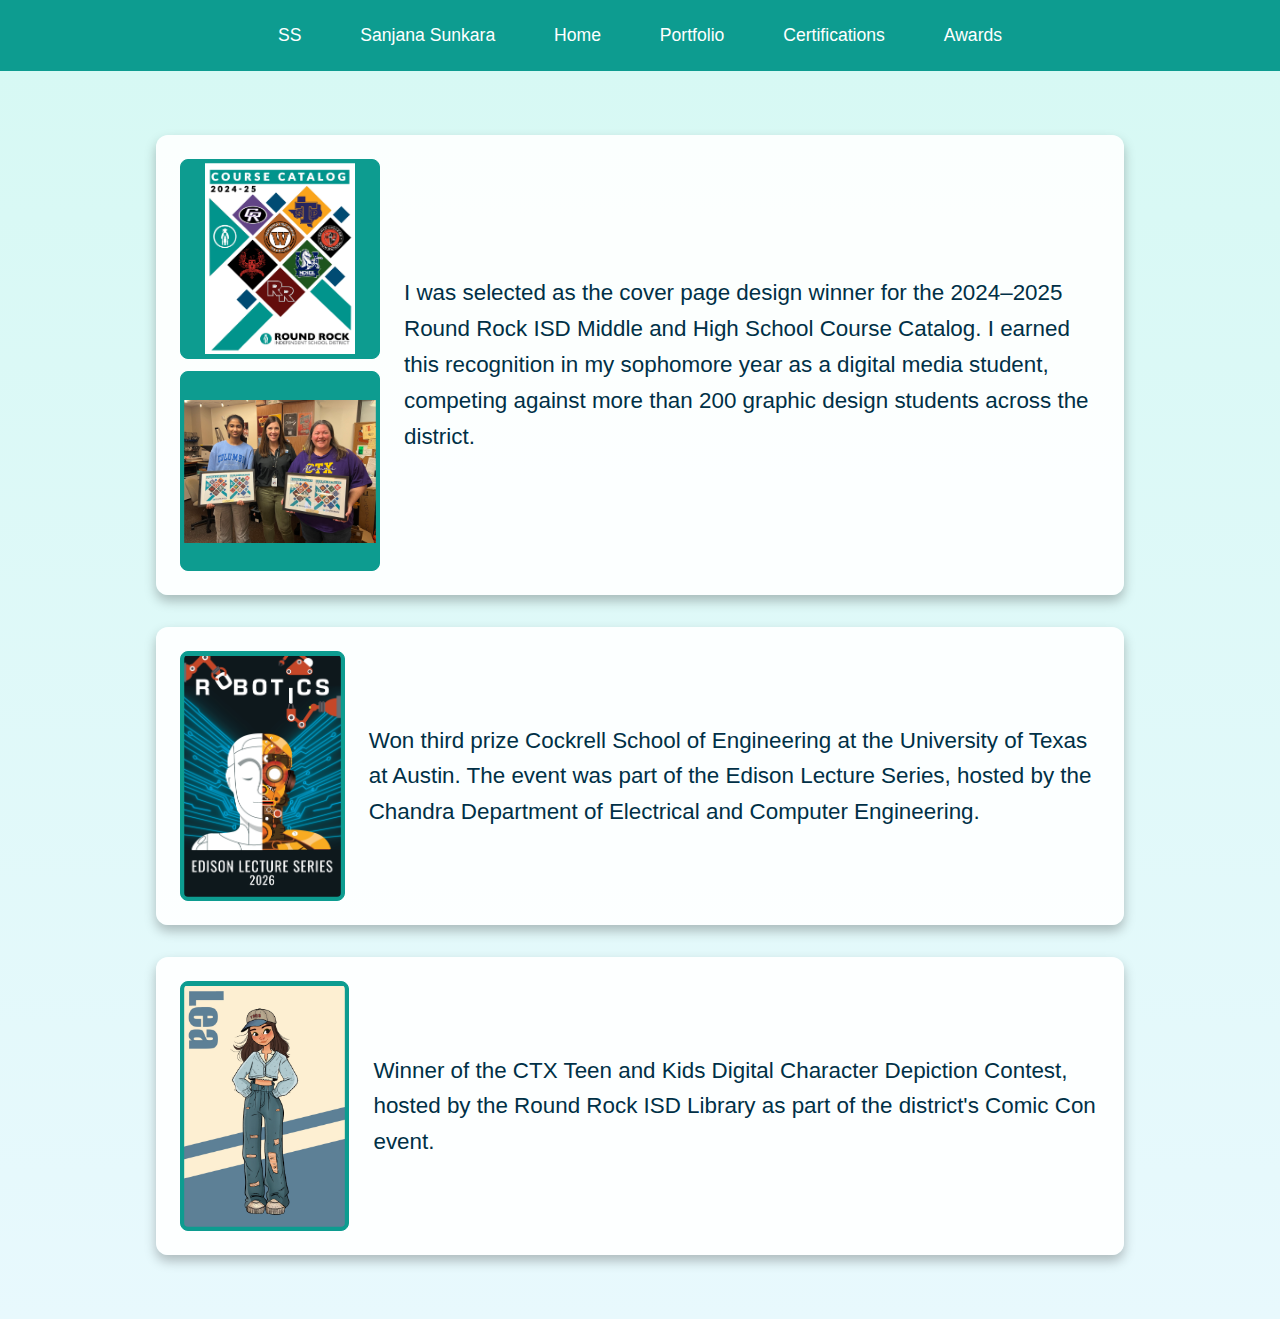
<file: Personal-WebsiteSanjana/awards.html>
<!DOCTYPE html>
<html lang="en">
  <head>
    <meta charset="UTF-8" />
    <meta http-equiv="X-UA-Compatible" content="IE=edge" />
    <meta name="viewport" content="width=device-width, initial-scale=1.0" />
    <title>Awards - Sanjana Sunkara</title>

    <link rel="stylesheet" href="style.css" />
    <link rel="stylesheet" href="awards.css" />

    <script src="script.js" defer></script>
  </head>

  <body>
    <nav>
      <ul>
        <li class="btntop"><a>SS</a></li>
        <li class="btntop"><a>Sanjana Sunkara</a></li>
        <li class="btntop"><a href="index.html">Home</a></li>
        <li class="btntop"><a href="portfolio.html">Portfolio</a></li>
        <li class="btntop"><a href="cert.html">Certifications</a></li>
        <li class="btntop"><a href="awards.html">Awards</a></li>
      </ul>
    </nav>

    <main class="awards-main">
      <div class="awards-container">

        <div class="award-item">
          <div class="award-images-group"> <img src="awards/coursehs.jpg" alt="Course Catalog High School Cover" class="award-image" />
            <img src="awards/coursems.jpg" alt="Course Catalog Middle School Cover" class="award-image" />
          </div>
          <div class="award-description">
            <p>
              I was selected as the cover page design winner for the
              2024–2025 Round Rock ISD Middle and High School Course
              Catalog. I earned this recognition in my sophomore year as a
              digital media student, competing against more than 200 graphic
              design students across the district.
            </p>
          </div>
        </div>

        <div class="award-item">
          <img src="awards/edison.png" alt="Robotics Poster Design Award" class="award-image" />
          <div class="award-description">
            <p>
              Won third prize Cockrell School of Engineering at the
              University of Texas at Austin. The event was part of the Edison
              Lecture Series, hosted by the Chandra Department of Electrical
              and Computer Engineering.
            </p>
          </div>
        </div>

        <div class="award-item">
          <img src="awards/character.jpg" alt="Digital Character Depiction Contest Award" class="award-image" />
          <div class="award-description">
            <p>
              Winner of the CTX Teen and Kids Digital Character Depiction Contest,
              hosted by the Round Rock ISD Library as part of the district's Comic
              Con event.
            </p>
          </div>
        </div>

      </div>
    </main>
  </body>
</html>
</file>
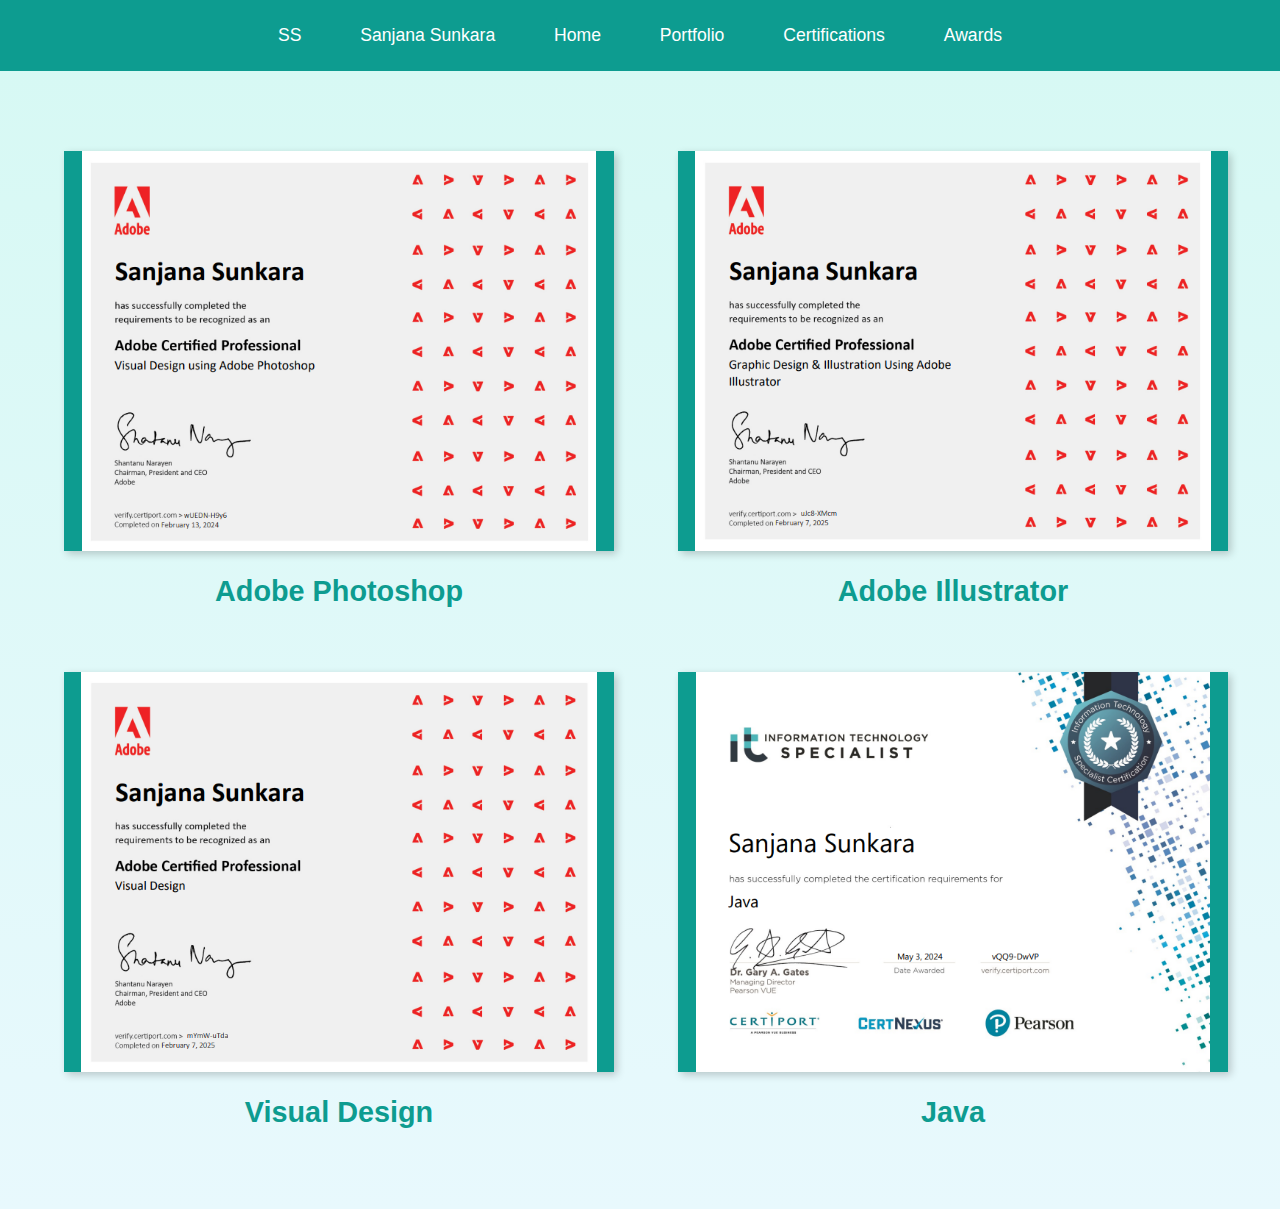
<file: Personal-WebsiteSanjana/cert.html>
<!DOCTYPE html>
<html lang="en">
  <head>
    <meta charset="UTF-8" />
    <meta http-equiv="X-UA-Compatible" content="IE=edge" />
    <meta name="viewport" content="width=device-width, initial-scale=1.0" />
    <title>Certifications - Sanjana Sanjana</title>

    <link rel="stylesheet" href="style.css" />
    <link rel="stylesheet" href="cert.css" />

    <script src="script.js" defer></script>
  </head>

  <body>
    <nav>
      <ul>
        <li class="btntop"><a>SS</a></li>
        <li class="btntop"><a>Sanjana Sunkara</a></li>
        <li class="btntop"><a href="index.html">Home</a></li>
        <li class="btntop"><a href="portfolio.html">Portfolio</a></li>
        <li class="btntop"><a href="cert.html">Certifications</a></li>
        <li class="btntop"><a href="awards.html">Awards</a></li>
      </ul>
    </nav>

    <main class="cert-main">
      <div class="cert-container"> <div class="cert-item">
          <img class="cert-image" src="assets/cphotoshop.png" alt="Adobe Photoshop Certification" />
          <p class="cert-title">Adobe Photoshop</p>
        </div>

        <div class="cert-item">
          <img class="cert-image" src="assets/cillustrator.png" alt="Adobe Illustrator Certification" />
          <p class="cert-title">Adobe Illustrator</p>
        </div>

        <div class="cert-item">
          <img class="cert-image" src="assets/cvisual.png" alt="Visual Design Certification" />
          <p class="cert-title">Visual Design</p>
        </div>

        <div class="cert-item">
          <img class="cert-image" src="assets/cjava.png" alt="Java Certification" />
          <p class="cert-title">Java</p>
        </div>
      </div>
    </main>
  </body>
</html>
</file>
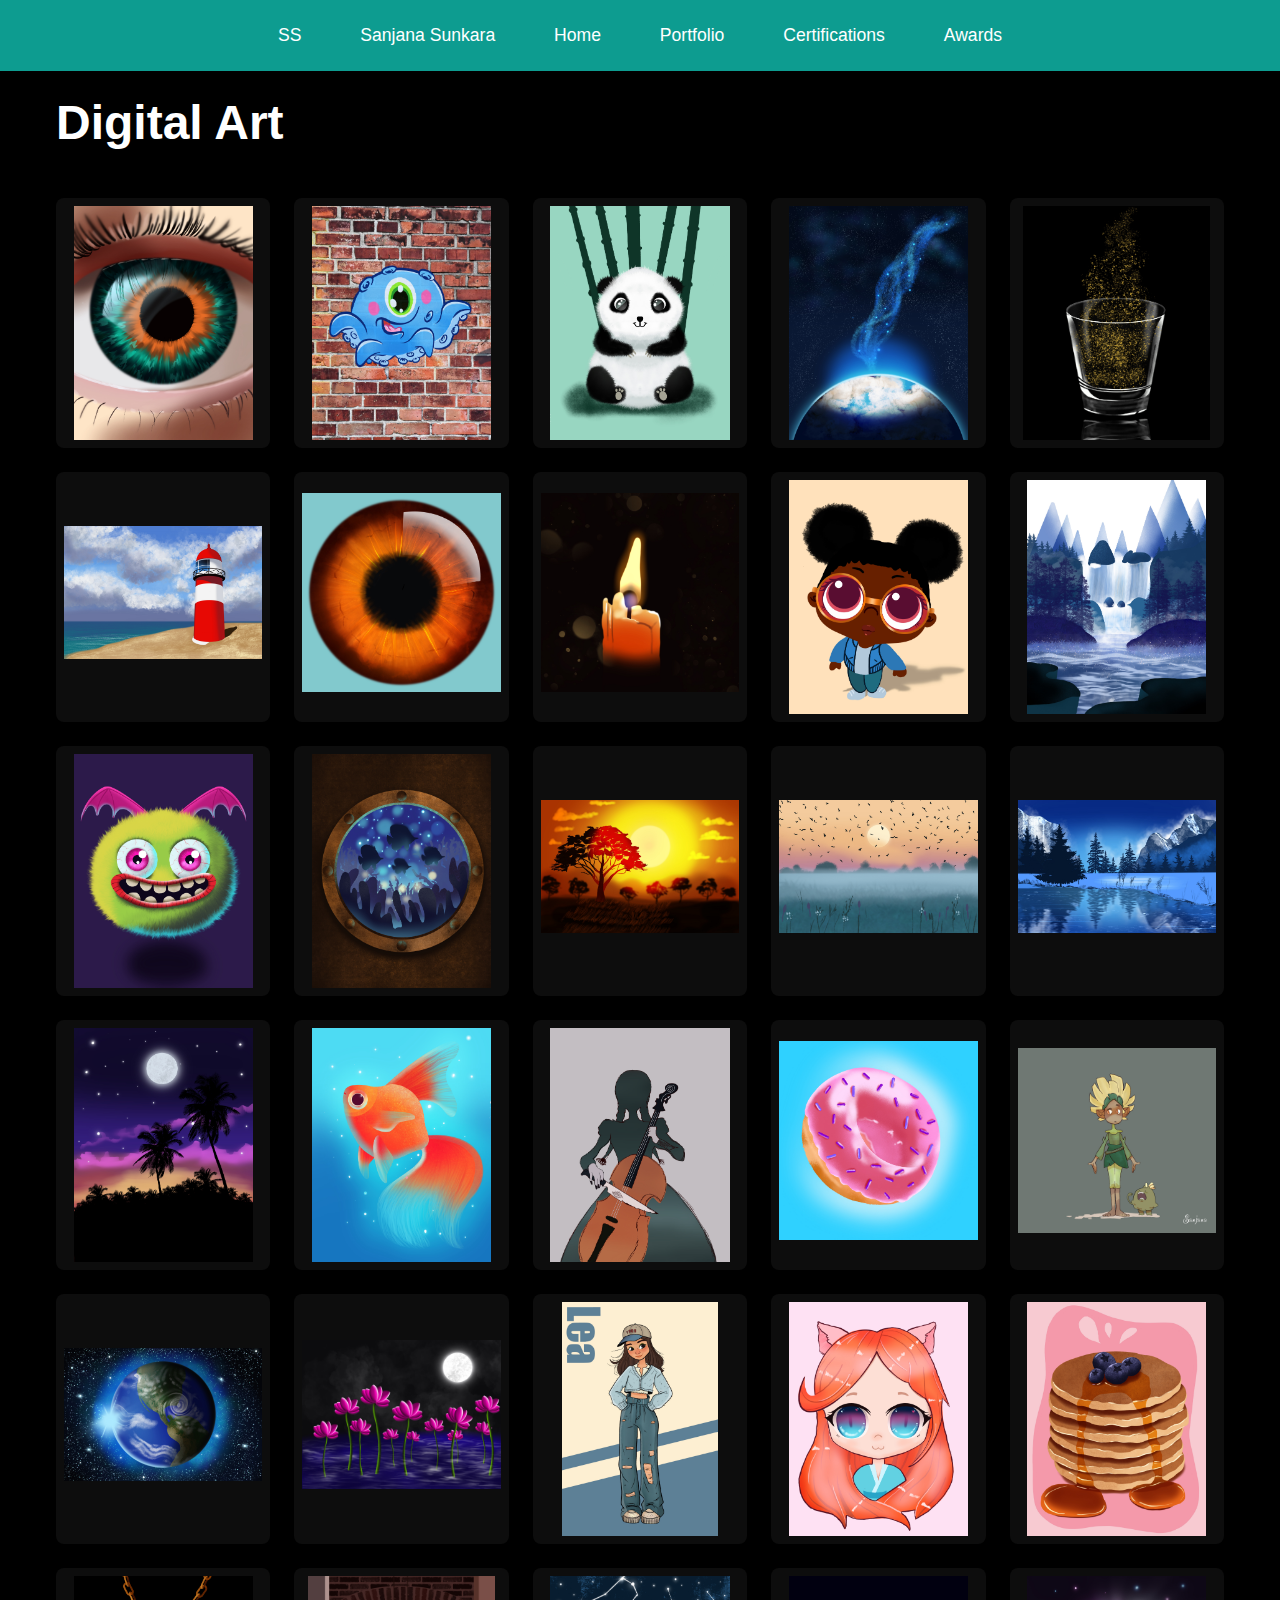
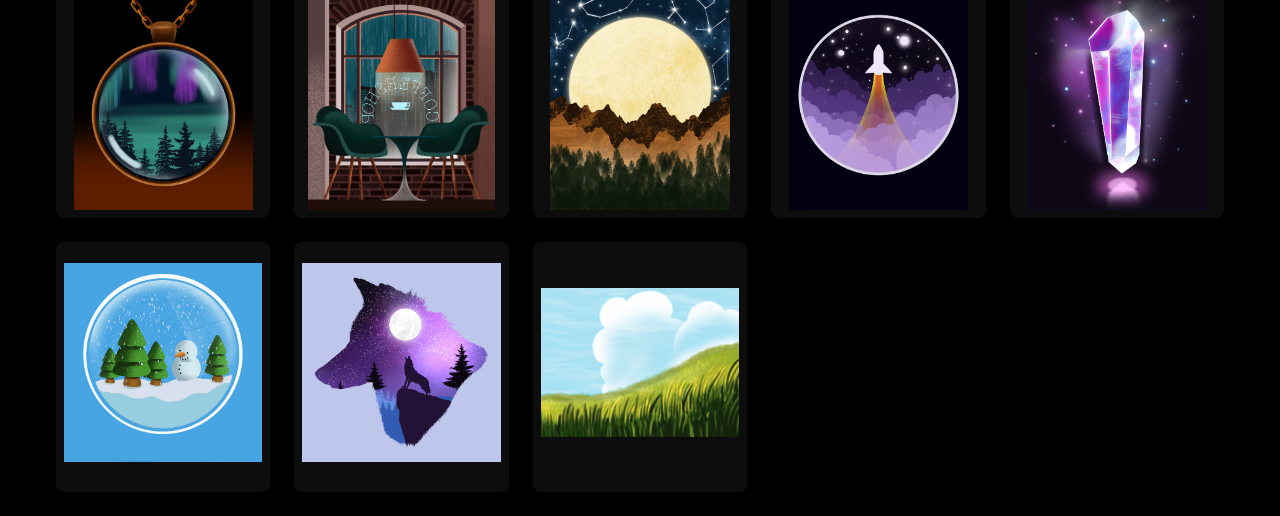
<file: Personal-WebsiteSanjana/digital.html>
<!DOCTYPE html>
<html lang="en">
  <head>
    <meta charset="UTF-8" />
    <meta http-equiv="X-UA-Compatible" content="IE=edge" />
    <meta name="viewport" content="width=device-width, initial-scale=1.0" />
    <title>Digital Art - Sanjana Sunkara</title>

    <link rel="stylesheet" href="style.css" />
    <link rel="stylesheet" href="digital.css" />
  </head>

  <body>
    <nav>
      <ul>
        <li class="btntop"><a>SS</a></li>
        <li class="btntop"><a>Sanjana Sunkara</a></li>
        <li class="btntop"><a href="index.html">Home</a></li>
        <li class="btntop"><a href="portfolio.html">Portfolio</a></li>
        <li class="btntop"><a href="cert.html">Certifications</a></li>
        <li class="btntop"><a href="awards.html">Awards</a></li>
      </ul>
    </nav>

    <main class="digital-main">
      <div class="gallery-container">
        <h1 class="gallery-title">Digital Art</h1>

        <div class="digital-art-grid">
      
          <div class="art-item" style="grid-column: 1; grid-row: 1;">
            <img src="digital/eye.jpg" alt="Digital Art: Eye" class="art-image" />
          </div>
          <div class="art-item" style="grid-column: 2; grid-row: 1;">
            <img src="digital/octopus.jpg" alt="Digital Art: Octopus" class="art-image" />
          </div>
          <div class="art-item" style="grid-column: 3; grid-row: 1;">
            <img src="digital/panda.jpg" alt="Digital Art: Panda" class="art-image" />
          </div>
          <div class="art-item" style="grid-column: 4; grid-row: 1;">
            <img src="digital/shiny.jpg" alt="Digital Art: Shiny" class="art-image" />
          </div>
          <div class="art-item" style="grid-column: 5; grid-row: 1;">
            <img src="digital/glass.jpg" alt="Digital Art: Glass" class="art-image" />
          </div>

          <div class="art-item" style="grid-column: 1; grid-row: 2;">
            <img src="digital/lighth.jpg" alt="Digital Art: Lighthouse" class="art-image" />
          </div>
          <div class="art-item" style="grid-column: 2; grid-row: 2;">
            <img src="digital/sqeye.jpg" alt="Digital Art: Square Eye" class="art-image" />
          </div>
          <div class="art-item" style="grid-column: 3; grid-row: 2;">
            <img src="digital/candle.jpg" alt="Digital Art: Candle" class="art-image" />
          </div>
          <div class="art-item" style="grid-column: 4; grid-row: 2;">
            <img src="digital/cuteG.jpg" alt="Digital Art: Cute Girl" class="art-image" />
          </div>
          <div class="art-item" style="grid-column: 5; grid-row: 2;">
            <img src="digital/waterfall.jpg" alt="Digital Art: Waterfall" class="art-image" />
          </div>

          <div class="art-item" style="grid-column: 1; grid-row: 3;">
            <img src="digital/monster.jpg" alt="Digital Art: Monster" class="art-image" />
          </div>
          <div class="art-item" style="grid-column: 2; grid-row: 3;">
            <img src="digital/fish.jpg" alt="Digital Art: Fish" class="art-image" />
          </div>
          <div class="art-item" style="grid-column: 3; grid-row: 3;">
            <img src="digital/sunset.jpg" alt="Digital Art: Sunset" class="art-image" />
          </div>
          <div class="art-item" style="grid-column: 4; grid-row: 3;">
            <img src="digital/birds.jpg" alt="Digital Art: Birds" class="art-image" />
          </div>
          <div class="art-item" style="grid-column: 5; grid-row: 3;">
            <img src="digital/icy.jpg" alt="Digital Art: Icy" class="art-image" />
          </div>

          <div class="art-item" style="grid-column: 1; grid-row: 4;">
            <img src="digital/night.jpg" alt="Digital Art: Night" class="art-image" />
          </div>
          <div class="art-item" style="grid-column: 2; grid-row: 4;">
            <img src="digital/orfish.jpg" alt="Digital Art: Orange Fish" class="art-image" />
          </div>
          <div class="art-item" style="grid-column: 3; grid-row: 4;">
            <img src="digital/knife.jpg" alt="Digital Art: Knife" class="art-image" />
          </div>
          <div class="art-item" style="grid-column: 4; grid-row: 4;">
            <img src="digital/donut.jpg" alt="Digital Art: Donut" class="art-image" />
          </div>
          <div class="art-item" style="grid-column: 5; grid-row: 4;">
            <img src="digital/greeny.jpg" alt="Digital Art: Greeny" class="art-image" />
          </div>

          <div class="art-item" style="grid-column: 1; grid-row: 5;">
            <img src="digital/earth.jpg" alt="Digital Art: Earth" class="art-image" />
          </div>
          <div class="art-item" style="grid-column: 2; grid-row: 5;">
            <img src="digital/lotus.jpg" alt="Digital Art: Lotus" class="art-image" />
          </div>
          <div class="art-item" style="grid-column: 3; grid-row: 5;">
            <img src="digital/lea.jpg" alt="Digital Art: Lea" class="art-image" />
          </div>
          <div class="art-item" style="grid-column: 4; grid-row: 5;">
            <img src="digital/manga.jpg" alt="Digital Art: Manga" class="art-image" />
          </div>
          <div class="art-item" style="grid-column: 5; grid-row: 5;">
            <img src="digital/pancake.jpg" alt="Digital Art: Pancake" class="art-image" />
          </div>

          <div class="art-item" style="grid-column: 1; grid-row: 6;">
            <img src="digital/circle.jpg" alt="Digital Art: Circle" class="art-image" />
          </div>
          <div class="art-item" style="grid-column: 2; grid-row: 6;">
            <img src="digital/coffee.jpg" alt="Digital Art: Coffee" class="art-image" />
          </div>
          <div class="art-item" style="grid-column: 3; grid-row: 6;">
            <img src="digital/star.jpg" alt="Digital Art: Star" class="art-image" />
          </div>
          <div class="art-item" style="grid-column: 4; grid-row: 6;">
            <img src="digital/rocketw.jpg" alt="Digital Art: Rocket" class="art-image" />
          </div>
          <div class="art-item" style="grid-column: 5; grid-row: 6;">
            <img src="digital/crystal.jpg" alt="Digital Art: Crystal" class="art-image" />
          </div>

          <div class="art-item" style="grid-column: 1; grid-row: 7;">
            <img src="digital/snow.jpg" alt="Digital Art: Snow" class="art-image" />
          </div>
          <div class="art-item" style="grid-column: 2; grid-row: 7;">
            <img src="digital/wolf.jpg" alt="Digital Art: Wolf" class="art-image" />
          </div>
          <div class="art-item" style="grid-column: 3; grid-row: 7;">
            <img src="digital/field.jpg" alt="Digital Art: Field" class="art-image" />
          </div>
        </div>
      </div>
    </main>
  </body>
</html>
</file>
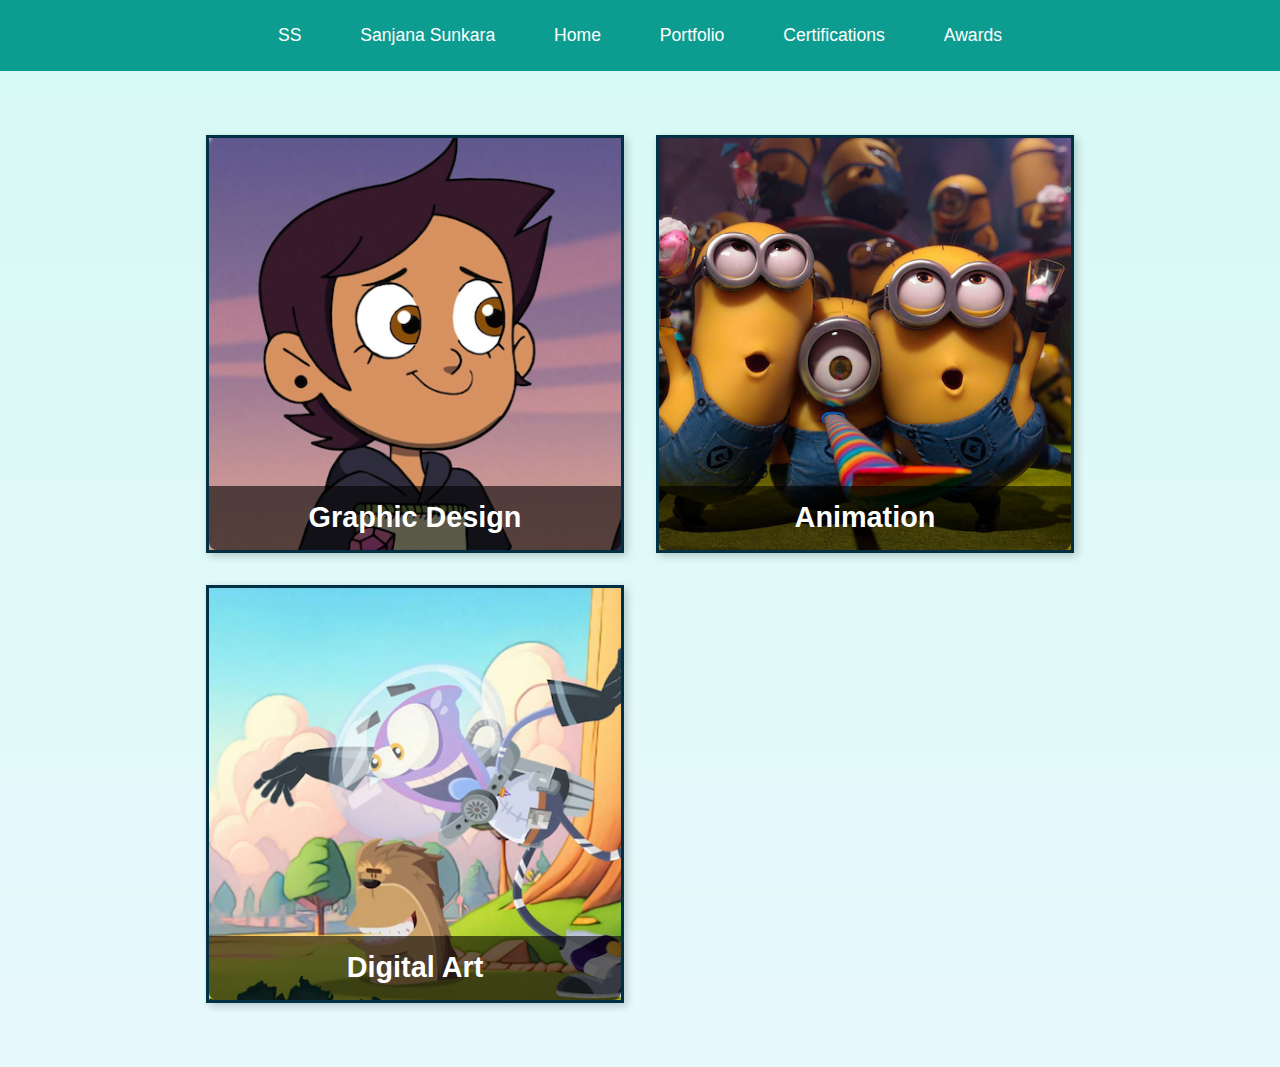
<file: Personal-WebsiteSanjana/portfolio.html>
<!DOCTYPE html>
<html lang="en">
  <head>
    <meta charset="UTF-8" />
    <meta http-equiv="X-UA-Compatible" content="IE=edge" />
    <meta name="viewport" content="width=device-width, initial-scale=1.0" />
    <title>Portfolio - Sanjana Sunkara</title>

    <link rel="stylesheet" href="style.css" />
    <link rel="stylesheet" href="portfolio.css" />

    <script src="script.js" defer></script>
  </head>

  <body>
    <nav>
      <ul>
        <li class="btntop"><a>SS</a></li>
        <li class="btntop"><a>Sanjana Sunkara</a></li>
        <li class="btntop"><a href="index.html">Home</a></li>
        <li class="btntop"><a href="portfolio.html">Portfolio</a></li>
        <li class="btntop"><a href="cert.html">Certifications</a></li>
        <li class="btntop"><a href="awards.html">Awards</a></li>
      </ul>
    </nav>

    <main class="portfolio-main">
      <div class="portfolio-grid">
        <div class="portfolio-item">
          <a href="graphicdesign.html">
            <img src="port/graphicd.png" alt="Graphic Design Project" />
          </a>
          <div class="text-overlay">
            <p class="overlay-text">Graphic Design</p>
          </div>
        </div>

        <div class="portfolio-item">
          <a href="animation.html">
            <img src="port/anim.png" alt="Animation Project" />
          </a>
          <div class="text-overlay">
            <p class="overlay-text">Animation</p>
          </div>
        </div>

        <div class="portfolio-item">
          <a href="digital.html">
            <img src="port/digitala.png" alt="Digital Art Project" />
          </a>
          <div class="text-overlay">
            <p class="overlay-text">Digital Art</p>
          </div>
        </div>

      </div>
    </main>
  </body>
</html>
</file>
<file: Personal-WebsiteSanjana/style.css>
* {
  margin: 0;
  padding: 0;
  box-sizing: border-box;
}

body {
  background-color: #D7F9F4; 
  font-family: 'Arial', sans-serif;
  border: none; 
}

nav {
  background-color: #0D9C90;
  padding: 1em;
  text-align: center;
}

nav ul {
  list-style-type: none;
}

.btntop {
  display: inline-block;
  margin: 0 0.6em;
}

.btntop a {
  color: white;
  text-decoration: none;
  font-size: 1.1em;
  padding: 0.5em 1em;
  display: inline-block;
  border-radius: 5px;
}

.btntop a:hover {
  background-color: #003046;
}

header {
  position: relative;
  width: 100%;
  height: 35rem;
  overflow: hidden;
}

#main-img {
  width: 100%;
  height: 100%;
  object-fit: cover;
}

.header-text-container {
  position: absolute;
  top: 50%;
  left: 50%;
  transform: translate(-50%, -50%);
  background-color: rgba(0, 0, 0, 0.5);
  border-radius: 10px;
  padding: 1.5em 2.5em;
  text-align: center;
}

.header-title {
  color: white;
  font-size: 2.5rem;
  margin: 0;
}

main {
  padding: 2em;
  background-color: #D7F9F4; 
  display: flex; 
  justify-content: center; 
  align-items: flex-start; 
  flex-wrap: wrap; 
  gap: 2em; 
}

#mainSanjana {
  width: 400px;
  height: 400px;
  border-radius: 50%;
  object-fit: cover;
  border: 5px solid #0D9C90;
  margin-top: 5em;
  flex-shrink: 0;
}

.right-content {
  display: flex;
  flex-direction: column;
  align-items: flex-start;
  margin-top: -1em;
  max-width: 50%;
  flex-grow: 1;
  min-width: 450px;
}

.introBox {
  border: none;
  padding: 1.5em;
  text-align: left;
  background: #D7F9F4;
  font-size: 1.3em;
  width: 100%;
  margin-bottom: 0.2em;
  color: #003046;
}

.introBox h2 {
  font-size: 2.2em;
  display: inline-block;
  padding-bottom: 0.2em;
  color: teal;
}

.introBox p {
  margin-top: 0.2em;
  line-height: 1.5;
}

.softwareTag {
  display: inline-block;
  font-weight: bold;
  font-size: 2.2em;
  margin-bottom: 0.5em;
  border-radius: 5px;
  color: teal;
  padding-left: 0.8em;
}

.aboutMe {
  display: flex;
  justify-content: flex-start;
  align-items: center;
  flex-wrap: wrap;
  width: 100%;
  margin-bottom: 2em;
  padding-left: 1.5em;
}

.aboutMe img.soft {
  width: 70px;
  height: 70px;
  margin: 0.7em;
  transition: transform 0.2s;
}

.aboutMe img.soft:first-child {
  margin-left: 0;
}

.aboutMe img.soft:hover {
  transform: scale(1.1);
}

.language-icons-container {
    display: grid;
    grid-template-columns: repeat(5, 1fr);
    gap: 1em;
    margin-top: 0em;
    padding: 1.5em;
    background-color: #D7F9F4;
    justify-items: center;
    align-items: center;
    width: 100%;
    margin-bottom: 2em;
}

.language-tag {
    display: flex;
    justify-content: center;
    align-items: center;
    width: 100px;
    height: 40px;
    background-color: #003046;
    border: 1px solid #003046;
    border-radius: 10px;
    color: white;
    font-size: 0.9em;
    font-weight: bold;
    text-align: center;
    transition: transform 0.2s, background-color 0.2s, color 0.2s;
    box-shadow: 0 2px 4px rgba(0,0,0,0.08);
}

.language-tag:hover {
    transform: scale(1.05);
    background-color: #1A4B6B;
    color: white;
}

@media (max-width: 1200px) {
  main {
    flex-direction: column;
    align-items: center;
    gap: 1em;
  }

  #mainSanjana {
    margin-top: 2em;
  }

  .right-content {
    margin-top: 0;
    max-width: 80%;
    min-width: unset;
  }

  .introBox,
  .softwareTag,
  .aboutMe,
  .language-icons-container {
    width: 100%;
    padding-left: 0;
    margin-left: 0;
    margin-right: 0;
  }

  .softwareTag,
  .aboutMe,
  .language-icons-container {
    justify-content: center;
  }

  .aboutMe img.soft:first-child {
    margin-left: 0.7em;
  }

  .language-icons-container {
    grid-template-columns: repeat(4, 1fr);
    padding: 1em;
  }

  .language-tag {
    width: 90px;
    height: 35px;
    font-size: 0.85em;
  }
}

@media (max-width: 768px) {
  .header-title {
    font-size: 1.8rem;
  }
  .header-text-container {
    padding: 1em 1.5em;
  }
  #mainSanjana {
    width: 300px;
    height: 300px;
  }
  .right-content {
    max-width: 90%;
  }
  .aboutMe img.soft {
    width: 60px;
    height: 60px;
  }
  .language-icons-container {
      grid-template-columns: repeat(3, 1fr);
      gap: 0.8em;
  }
  .language-tag {
    width: 80px;
    height: 30px;
    font-size: 0.8em;
  }
}

@media (max-width: 480px) {
    .language-icons-container {
        grid-template-columns: repeat(2, 1fr);
    }
    .language-tag {
        width: 100px;
        height: 30px;
        font-size: 0.85em;
    }
}
</file>
<file: Personal-WebsiteSanjana/awards.css>
.awards-main {
  background: linear-gradient(to bottom, #d7f9f4, #e8f9fd);
  padding: 3em 0;
  min-height: calc(100vh - 60px);
  display: flex;
  justify-content: center;
  align-items: flex-start;
  font-family: 'Arial', sans-serif;
  color: #003046;
}

.awards-container {
  max-width: 1000px;
  width: 90%;
  margin: 0 auto;
  padding: 1em;
  box-sizing: border-box;
}

.award-item {
  display: flex;
  align-items: center;
  background-color: rgba(255, 255, 255, 0.9);
  border-radius: 12px;
  box-shadow: 0 6px 12px rgba(0, 0, 0, 0.25);
  padding: 1.5em;
  margin-bottom: 2em;
  gap: 1.5em;
}

.award-item:last-child {
  margin-bottom: 0;
}

.award-images-group {
    display: flex;
    flex-direction: column;
    gap: 0.8em;
    align-items: center;
    flex-shrink: 0;
}

.award-image {
  width: 250px;
  height: 250px;
  object-fit: contain;
  background-color: #0D9C90;
  border-radius: 8px;
  border: 1px solid #0D9C90;
  padding: 0.2em;
  box-sizing: border-box;
}

.award-images-group .award-image {
    width: 200px; 
    height: 200px; 
}


.award-description {
  flex-grow: 1;
  font-size: 1.4em;
  line-height: 1.6;
  text-align: left;
}

.award-description p {
    margin: 0;
}

.award-description p strong {
    color: #0D9C90;
}


@media (max-width: 900px) {
  .awards-container {
    width: 95%;
  }
  .award-item {
    flex-direction: column;
    text-align: center;
    padding: 1em;
    gap: 1em;
  }
  .award-images-group {
      flex-direction: row;
      flex-wrap: wrap;
      justify-content: center;
      gap: 0.5em;
  }
  .award-image {
    width: 200px;
    height: 200px;
    margin-bottom: 0;
  }
  .award-images-group .award-image {
      width: 150px; 
      height: 150px;
  }
  .award-description {
    font-size: 1em;
    text-align: center;
  }
}

@media (max-width: 600px) {
  .awards-main {
    padding: 2em 0;
  }
  .award-item {
    padding: 0.8em;
    margin-bottom: 1.5em;
  }
  .award-images-group {
      flex-direction: column;
  }
  .award-image {
    width: 160px;
    height: 160px;
  }
  .award-images-group .award-image {
      width: 120px; 
      height: 120px;
  }
  .award-description {
    font-size: 0.9em;
  }
}
</file>
<file: Personal-WebsiteSanjana/cert.css>
.cert-main {
  background: linear-gradient(to bottom, #d7f9f4, #e8f9fd); 
  padding: 3em 0; 
  min-height: calc(100vh - 60px); 
  display: flex;
  justify-content: center; 
  align-items: flex-start; 
}

.cert-container {
  display: grid;
  grid-template-columns: repeat(2, 1fr); 
  gap: 2em; 
  max-width: 1300px; 
  width: 95%; 
  margin: 0 auto; 
  padding: 1em;
  box-sizing: border-box;
}

.cert-item {
  text-align: center; 
  padding: 1em;
  box-sizing: border-box;
}

.cert-image {
  width: 550px;       
  height: 400px;     
  display: block;     
  margin: 0 auto 1.5em auto; 
  object-fit: contain;
  background-color: #0D9C90; 
  box-shadow: 3px 3px 8px rgba(0, 0, 0, 0.2); 
}

.cert-title {
  font-size: 1.8em; 
  font-weight: bold;
  color: #0D9C90; 
  margin-top: 0; 
}

@media (max-width: 768px) {
  .cert-container {
    grid-template-columns: 1fr; 
    width: 80%;
    max-width: 400px; 
  }

  .cert-item {
    padding: 1em;
  }

  .cert-image {
    width: 280px; 
    height: 200px;
    margin-bottom: 1em;
  }

  .cert-title {
    font-size: 1.6em; 
  }
}

@media (max-width: 480px) {
  .cert-container {
    width: 95%;
    gap: 1.5em;
  }

  .cert-image {
    width: 220px; 
    height: 160px;
    margin-bottom: 0.8em;
  }

  .cert-title {
    font-size: 1.4em;
  }
}
</file>
<file: Personal-WebsiteSanjana/digital.css>
.digital-main {
  background-color: black; 
  padding: 1em 2em; 
  min-height: calc(100vh - 60px); 
  color: white;
  font-family: 'Arial', sans-serif;
  text-align: center; 
}

.gallery-container {
  max-width: 1200px; 
  margin: 0 auto; 
  padding: 0.5em 1em;
  box-sizing: border-box;
}

.gallery-title {
  font-size: 3em;
  font-weight: bold;
  margin-bottom: 1em; 
  text-align: left;
  color: white; 
}

.digital-art-grid {
  display: grid;
  grid-template-columns: repeat(auto-fit, minmax(180px, 1fr));
  gap: 1.5em; 
  justify-content: center; 
  align-items: start;
}

.art-item {
  background-color: rgba(255, 255, 255, 0.05);
  border-radius: 8px;
  padding: 0.5em;
  box-shadow: 0 4px 8px rgba(0, 0, 0, 0.2);
  display: flex; 
  flex-direction: column;
  align-items: center; 
  text-align: center; 
  height: 250px;
  box-sizing: border-box; 
}

.art-image {
  width: 100%;
  height: 100%; 
  object-fit: contain; 
  border-radius: 4px;
  margin-bottom: 0.5em; 
}

.image-filename {
  font-size: 0.9em;
  color: white;
  margin: 0; 
  flex-shrink: 0; 
}

@media (max-width: 1024px) {
  .digital-art-grid {
    grid-template-columns: repeat(auto-fit, minmax(160px, 1fr));
    gap: 1.2em;
  }
  .art-item {
    height: 220px; 
  }
}

@media (max-width: 768px) {
  .gallery-title {
    font-size: 2.5em;
  }
  .digital-art-grid {
    grid-template-columns: repeat(auto-fit, minmax(140px, 1fr)); 
    gap: 1em;
  }
  .art-item {
    height: 200px; 
  }
  .image-filename {
    font-size: 0.8em;
  }
}

@media (max-width: 480px) {
  .gallery-title {
    font-size: 2em;
    text-align: center; 
  }
  .digital-art-grid {
    grid-template-columns: 1fr; 
    max-width: 250px; 
  }
  .art-item {
    height: 280px;
    max-width: 100%; 
  }
}
</file>
<file: Personal-WebsiteSanjana/portfolio.css>
.portfolio-main {
  background: linear-gradient(to bottom, #d7f9f4, #e8f9fd); 
  padding: 3em 0; 
  min-height: calc(100vh - 60px); 
  display: flex;
  justify-content: center; 
  align-items: flex-start; 
}

.portfolio-grid {
  display: grid;
  grid-template-columns: repeat(2, 1fr); 
  gap: 2em; 
  max-width: 900px; 
  width: 90%; 
  margin: 0 auto; 
  padding: 1em;
  box-sizing: border-box;
}

.portfolio-item {
  position: relative; 
  overflow: hidden; 
  background-color: #0D9C90; 
  border: 3px solid #003046; 
  box-shadow: 3px 3px 8px rgba(0, 0, 0, 0.2); 
  aspect-ratio: 1 / 1; 
}

.portfolio-item a {
  display: block; 
  width: 100%;
  height: 100%;
  text-decoration: none; 
  color: inherit; 
}

.portfolio-item img {
  width: 100%; 
  height: 100%; 
  object-fit: cover; 
  display: block; 
  transition: transform 0.3s ease; 
}

.portfolio-item a:hover img {
  transform: scale(1.05); 
}

.text-overlay {
  position: absolute; 
  bottom: 0; 
  left: 0;
  width: 100%;
  background-color: rgba(0, 0, 0, 0.6); 
  border-radius: 0 0 8px 8px; 
  padding: 0.8em 0.5em; 
  box-sizing: border-box;
  text-align: center;
  display: flex; 
  justify-content: center;
  align-items: center;
  min-height: 4em; 
  z-index: 1; 
}

.overlay-text {
  font-family: 'Arial', sans-serif; 
  color: white; 
  font-size: 1.8em; 
  font-weight: bold;
  margin: 0; 
  line-height: 1.2; 
}

@media (max-width: 768px) {
  .portfolio-grid {
    grid-template-columns: 1fr; 
    width: 80%;
    max-width: 400px; 
  }

  .portfolio-item {
    aspect-ratio: 4 / 3; 
  }

  .text-overlay {
    min-height: 3.5em;
  }

  .overlay-text {
    font-size: 1.5em; 
  }
}

@media (max-width: 480px) {
  .portfolio-grid {
    width: 95%;
    gap: 1.5em;
  }
  .portfolio-item {
    aspect-ratio: 1 / 1; 
  }
  .overlay-text {
    font-size: 1.3em;
  }
}
</file>
